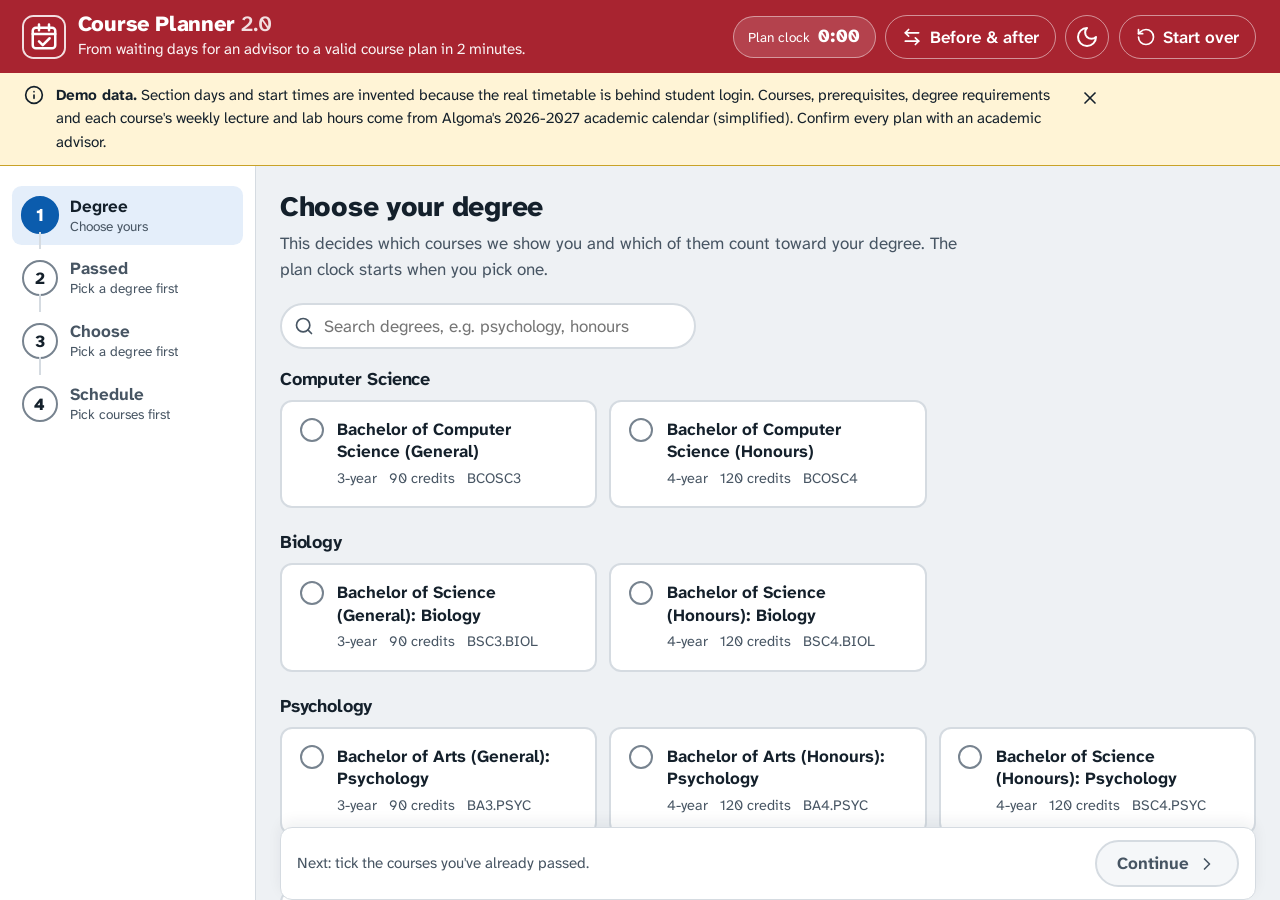
<file: index.html>
<!DOCTYPE html>
<html lang="en">
<head>
  <meta charset="UTF-8">
  <meta name="viewport" content="width=device-width, initial-scale=1">
  <!-- Security: only our own files may load or run. No inline scripts or styles, no third parties. -->
  <meta http-equiv="Content-Security-Policy" content="default-src 'none'; script-src 'self'; style-src 'self'; font-src 'self'; img-src 'self' data:; connect-src 'self'; base-uri 'none'; form-action 'none'">
  <meta name="referrer" content="no-referrer">
  <meta name="color-scheme" content="light dark">
  <meta name="theme-color" content="#a82430">
  <meta name="description" content="Pick your degree, tick what you've passed, and get conflict-free course schedules in minutes instead of waiting days for an advisor.">
  <title>Course Planner 2.0</title>
  <link rel="icon" href="assets/favicon.svg" type="image/svg+xml">
  <link rel="preload" href="assets/fonts/atkinson-hyperlegible-next-latin.woff2" as="font" type="font/woff2" crossorigin>
  <link rel="stylesheet" href="styles.css?v=14">
  <script src="theme-init.js?v=14"></script>
</head>
<body>
  <a class="skip-link" href="#main">Skip to main content</a>

  <div class="app">
    <header class="topbar">
      <div class="brand">
        <span class="brand-mark" aria-hidden="true"></span>
        <div>
          <h1>Course Planner <span class="version">2.0</span></h1>
          <p class="tagline">From waiting days for an advisor to a valid course plan in 2 minutes.</p>
        </div>
      </div>
      <div class="tools">
        <div class="clock" id="clock">
          <span class="clock-label" id="clock-label">Plan clock</span>
          <span class="clock-time" id="clock-time" aria-hidden="true">0:00</span>
        </div>
        <button type="button" class="ghost-btn" id="why-link"></button>
        <button type="button" class="icon-btn" id="theme-toggle" aria-label="Switch to dark mode"></button>
        <button type="button" class="ghost-btn" id="restart"></button>
      </div>
    </header>

    <div class="notice-bar" id="demo-note" role="note">
      <span class="notice-icon" id="demo-icon" aria-hidden="true"></span>
      <p><strong>Demo data.</strong> Section days and start times are invented because the real timetable is behind student login. <span class="more">Courses, prerequisites, degree requirements and each course's weekly lecture and lab hours come from Algoma's 2026-2027 academic calendar (simplified). Confirm every plan with an academic advisor.</span></p>
      <button type="button" class="icon-btn small" id="demo-dismiss" aria-label="Hide this notice"></button>
    </div>

    <nav class="steps" id="steps" aria-label="Planner steps"></nav>

    <div class="layout">
      <main id="main" tabindex="-1">
        <p class="loading" id="loading">Loading courses&hellip;</p>
        <section class="screen" id="screen-degree" hidden></section>
        <section class="screen" id="screen-passed" hidden></section>
        <section class="screen" id="screen-options" hidden></section>
        <section class="screen" id="screen-schedules" hidden></section>
        <section class="screen" id="screen-why" hidden></section>
      </main>
      <aside class="summary" id="summary" aria-label="Your plan so far" hidden></aside>
    </div>

    <footer class="site-footer">
      <p>Prototype built for ThunderHacks 2026. Not an official Algoma University service. Your choices stay in this browser and in the share link; nothing is sent anywhere.</p>
    </footer>
  </div>

  <!-- Spoken updates for screen readers, and short visible confirmations -->
  <div class="sr-only" id="status" role="status" aria-live="polite"></div>
  <div class="toasts" id="toasts" aria-live="polite"></div>

  <!-- Filled in and shown only when printing ("Bring to advisor") -->
  <div id="print-summary"></div>

  <script src="logic.js?v=14"></script>
  <script src="app.js?v=14"></script>
</body>
</html>
</file>
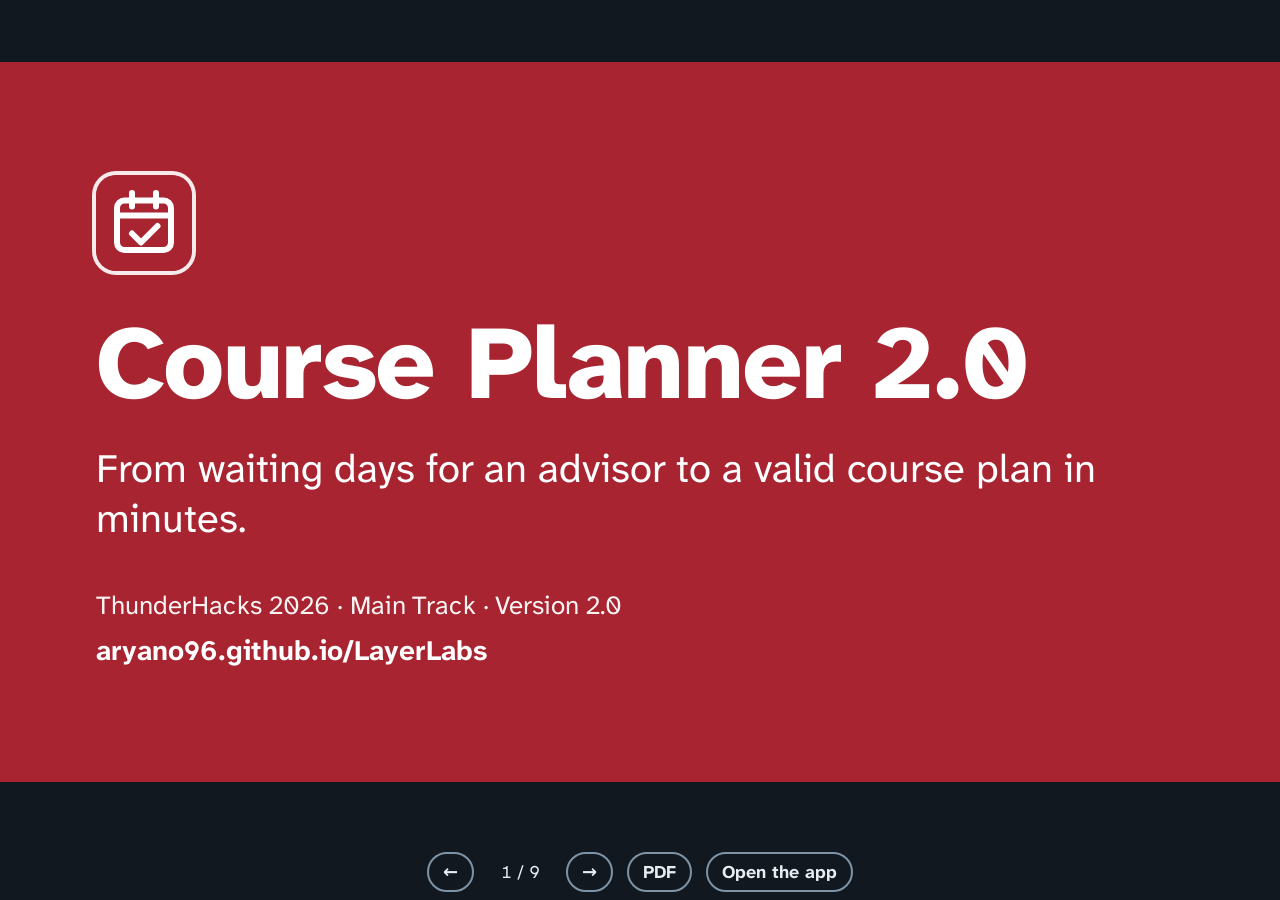
<file: presentation/index.html>
<!DOCTYPE html>
<html lang="en">
<head>
  <meta charset="UTF-8">
  <meta name="viewport" content="width=device-width, initial-scale=1">
  <meta http-equiv="Content-Security-Policy" content="default-src 'none'; script-src 'self'; style-src 'self'; font-src 'self'; img-src 'self'; base-uri 'none'; form-action 'none'">
  <meta name="referrer" content="no-referrer">
  <meta name="description" content="Course Planner 2.0: the ThunderHacks 2026 presentation. From waiting days for an advisor to a valid course plan in minutes.">
  <title>Course Planner 2.0: Presentation</title>
  <link rel="icon" href="../assets/favicon.svg" type="image/svg+xml">
  <link rel="preload" href="../assets/fonts/atkinson-hyperlegible-next-latin.woff2" as="font" type="font/woff2" crossorigin>
  <link rel="stylesheet" href="deck.css?v=1">
</head>
<body>
  <a class="skip" href="#stage">Skip to the slides</a>

  <div id="viewport">
    <main id="stage" aria-label="Presentation slides">

      <!-- 1. Title -->
      <section class="slide s-title" aria-roledescription="slide" aria-label="Slide 1 of 9: Course Planner 2.0">
        <img class="mark" src="../assets/favicon.svg" alt="" width="96" height="96">
        <h1>Course Planner 2.0</h1>
        <p class="tagline">From waiting days for an advisor to a valid course plan in minutes.</p>
        <p class="meta">ThunderHacks 2026 &middot; Main Track &middot; Version 2.0</p>
        <p class="link">aryano96.github.io/LayerLabs</p>
      </section>

      <!-- 2. Version 1.0 -->
      <section class="slide" aria-roledescription="slide" aria-label="Slide 2 of 9: Version 1.0">
        <header class="bar"><span>Course Planner 2.0</span><span>ThunderHacks 2026</span></header>
        <div class="body">
          <p class="kicker">01 &middot; Name the Version 1.0</p>
          <h2>Today: plan by hand, then email an advisor</h2>
          <p class="lead">Every Algoma student does this, every term.</p>
          <div class="flow">
            <div class="col sources">
              <div class="card"><strong>Academic calendar</strong><span>prerequisites</span></div>
              <div class="card"><strong>Degree requirements</strong><span>a different chapter</span></div>
              <div class="card"><strong>Self-Service timetable</strong><span>behind student login</span></div>
            </div>
            <div class="arrow" aria-hidden="true"></div>
            <div class="card big"><strong>The student cross-checks by hand</strong><span>Which courses can I take, and will they fit?</span></div>
            <div class="arrow" aria-hidden="true"></div>
            <div class="card big warn"><strong>Email an advisor</strong><span>and wait 2&ndash;3 business days</span></div>
          </div>
        </div>
        <footer class="num">2 / 9</footer>
      </section>

      <!-- 3. What is broken -->
      <section class="slide" aria-roledescription="slide" aria-label="Slide 3 of 9: What is broken">
        <header class="bar"><span>Course Planner 2.0</span><span>ThunderHacks 2026</span></header>
        <div class="body">
          <p class="kicker">02 &middot; Show what is broken</p>
          <h2>Four specific problems</h2>
          <div class="grid2 three">
            <div class="tile"><span class="stat">2&ndash;3</span><strong>business days</strong><p>The reply time on Algoma&rsquo;s own course-registration support page.</p></div>
            <div class="tile"><span class="stat">3</span><strong>places to check</strong><p>Prerequisites, degree rules and section times each live somewhere different.</p></div>
            <div class="tile"><span class="stat">243</span><strong>combinations</strong><p>Five courses with three sections each, checked for clashes by eye.</p></div>
            <div class="tile quote"><strong>Rules written for people, not checked for them</strong><blockquote>&ldquo;Completion of second year core program in Computer Science or permission of the Department.&rdquo; <cite>COSC 3506 Software Engineering, academic calendar</cite></blockquote></div>
          </div>
        </div>
        <footer class="num">3 / 9</footer>
      </section>

      <!-- 4. Version 2.0 -->
      <section class="slide" aria-roledescription="slide" aria-label="Slide 4 of 9: Version 2.0">
        <header class="bar"><span>Course Planner 2.0</span><span>ThunderHacks 2026</span></header>
        <div class="body">
          <p class="kicker">03 &middot; Build the Version 2.0</p>
          <h2>Four steps from degree to timetable</h2>
          <div class="steps4">
            <figure><img src="../docs/screenshots/01-choose-degree.png" alt="The degree screen: nine Algoma degrees with a search box"><figcaption><b>1</b> Choose your degree</figcaption></figure>
            <figure><img src="../docs/screenshots/02-what-have-you-passed.png" alt="The passed screen: courses by year with Required courses first"><figcaption><b>2</b> Tick what you have passed</figcaption></figure>
            <figure><img src="../docs/screenshots/03b-not-available-yet.png" alt="The choose screen: blocked courses with the missing prerequisite"><figcaption><b>3</b> See what you can take, and why not</figcaption></figure>
            <figure><img src="../docs/screenshots/04-your-timetable.png" alt="The timetable screen: a weekly grid of conflict-free options"><figcaption><b>4</b> Get clash-free timetables</figcaption></figure>
          </div>
          <p class="foot">9 degrees &middot; 307 courses &middot; real prerequisites from the 2026&ndash;2027 academic calendar</p>
        </div>
        <footer class="num">4 / 9</footer>
      </section>

      <!-- 5. Live demo -->
      <section class="slide" aria-roledescription="slide" aria-label="Slide 5 of 9: Live demo">
        <header class="bar"><span>Course Planner 2.0</span><span>ThunderHacks 2026</span></header>
        <div class="body split">
          <div>
            <p class="kicker">Live demo</p>
            <h2>One student, one term</h2>
            <ol class="demo">
              <li>Pick <b>Computer Science (Honours)</b></li>
              <li>Tick the 8 courses already passed</li>
              <li>See Required courses first</li>
              <li><b>COSC 3106</b> is &ldquo;1 step away&rdquo;: it needs MATH 2056</li>
              <li>Pick 4 courses: <b>41</b> clash-free timetables</li>
              <li>Filter early mornings, late days, Fridays</li>
            </ol>
          </div>
          <img class="shot" src="../docs/screenshots/04-your-timetable.png" alt="The timetable screen showing a conflict-free weekly grid and the plan panel">
        </div>
        <footer class="num">5 / 9</footer>
      </section>

      <!-- 6. Proof -->
      <section class="slide" aria-roledescription="slide" aria-label="Slide 6 of 9: Proof it is better">
        <header class="bar"><span>Course Planner 2.0</span><span>ThunderHacks 2026</span></header>
        <div class="body">
          <p class="kicker">04 &middot; Prove it is better</p>
          <h2>Before and after</h2>
          <table class="proof">
            <thead><tr><th scope="col"></th><th scope="col">Today (Version 1.0)</th><th scope="col">Course Planner 2.0</th></tr></thead>
            <tbody>
              <tr><th scope="row">Time</th><td>2&ndash;3 business days for a reply</td><td class="good">Minutes, measured by an on-screen plan clock</td></tr>
              <tr><th scope="row">Steps</th><td>8 manual steps</td><td class="good">4 steps</td></tr>
              <tr><th scope="row">Errors</th><td>Mistakes found by the advisor, days later</td><td class="good">No ineligible picks, no clashes: both covered by automated tests</td></tr>
              <tr><th scope="row">Access</th><td>Calendar PDFs and a login portal</td><td class="good">Any device, keyboard only, screen-reader table, light and dark</td></tr>
            </tbody>
          </table>
          <p class="foot">The 8 steps are the team&rsquo;s walkthrough of today&rsquo;s process.</p>
        </div>
        <footer class="num">6 / 9</footer>
      </section>

      <!-- 7. Advisor sheet -->
      <section class="slide" aria-roledescription="slide" aria-label="Slide 7 of 9: A sheet for the advisor">
        <header class="bar"><span>Course Planner 2.0</span><span>ThunderHacks 2026</span></header>
        <div class="body split sheet">
          <div>
            <p class="kicker">The advisor&rsquo;s side</p>
            <h2>A confirmed plan, not a blank page</h2>
            <ul class="ticks">
              <li>Progress in credits and required courses</li>
              <li>The planned courses and weekly timetable</li>
              <li>What is still required</li>
              <li>The student&rsquo;s own questions</li>
            </ul>
            <p class="lead">The advisor confirms a plan instead of building one.</p>
          </div>
          <img class="shot wide" src="../docs/screenshots/09-advisor-sheet.png" alt="The printed advisor sheet, two pages: plan and timetable, then courses passed, courses still required and questions">
        </div>
        <footer class="num">7 / 9</footer>
      </section>

      <!-- 8. Bonus -->
      <section class="slide" aria-roledescription="slide" aria-label="Slide 8 of 9: Real data, built to last">
        <header class="bar"><span>Course Planner 2.0</span><span>ThunderHacks 2026</span></header>
        <div class="body">
          <p class="kicker">Real data &middot; accessible &middot; ready to switch</p>
          <h2>Built to be used after the weekend</h2>
          <div class="grid2 small">
            <div class="tile"><strong>Real data</strong><p>Courses, prerequisites, credits and degree rules come from the 2026&ndash;2027 calendar. Only section days and start times are invented, and every screen says so.</p></div>
            <div class="tile"><strong>Accessible</strong><p>Keyboard only, visible focus, a high-legibility typeface, strong contrast, and a text table beside the timetable for screen readers.</p></div>
            <div class="tile"><strong>Trustworthy</strong><p>46 automated rule tests and over 100 browser checks. No server, no accounts, nothing leaves the browser.</p></div>
            <div class="tile"><strong>Ready to switch</strong><p>Students open a link. The registrar updates two data files each term. Another school swaps those files and it works unchanged.</p></div>
          </div>
        </div>
        <footer class="num">8 / 9</footer>
      </section>

      <!-- 9. Close -->
      <section class="slide s-title s-close" aria-roledescription="slide" aria-label="Slide 9 of 9: Thank you">
        <h1>A wait of days, reduced to minutes.</h1>
        <p class="tagline">Try it, and read the code.</p>
        <p class="link">Live app &nbsp; aryano96.github.io/LayerLabs</p>
        <p class="link">Code &nbsp; github.com/aryano96/LayerLabs</p>
        <p class="meta">Thank you &middot; Questions welcome</p>
      </section>
    </main>
  </div>

  <nav id="controls" aria-label="Slide controls">
    <button type="button" id="prev" aria-label="Previous slide">&larr;</button>
    <span id="counter" aria-hidden="true">1 / 9</span>
    <button type="button" id="next" aria-label="Next slide">&rarr;</button>
    <a id="pdf" href="Course-Planner-2.0-slides.pdf">PDF</a>
    <a id="app" href="../">Open the app</a>
  </nav>
  <div id="live" class="sr" role="status" aria-live="polite"></div>
  <script src="deck.js?v=1"></script>
</body>
</html>
</file>
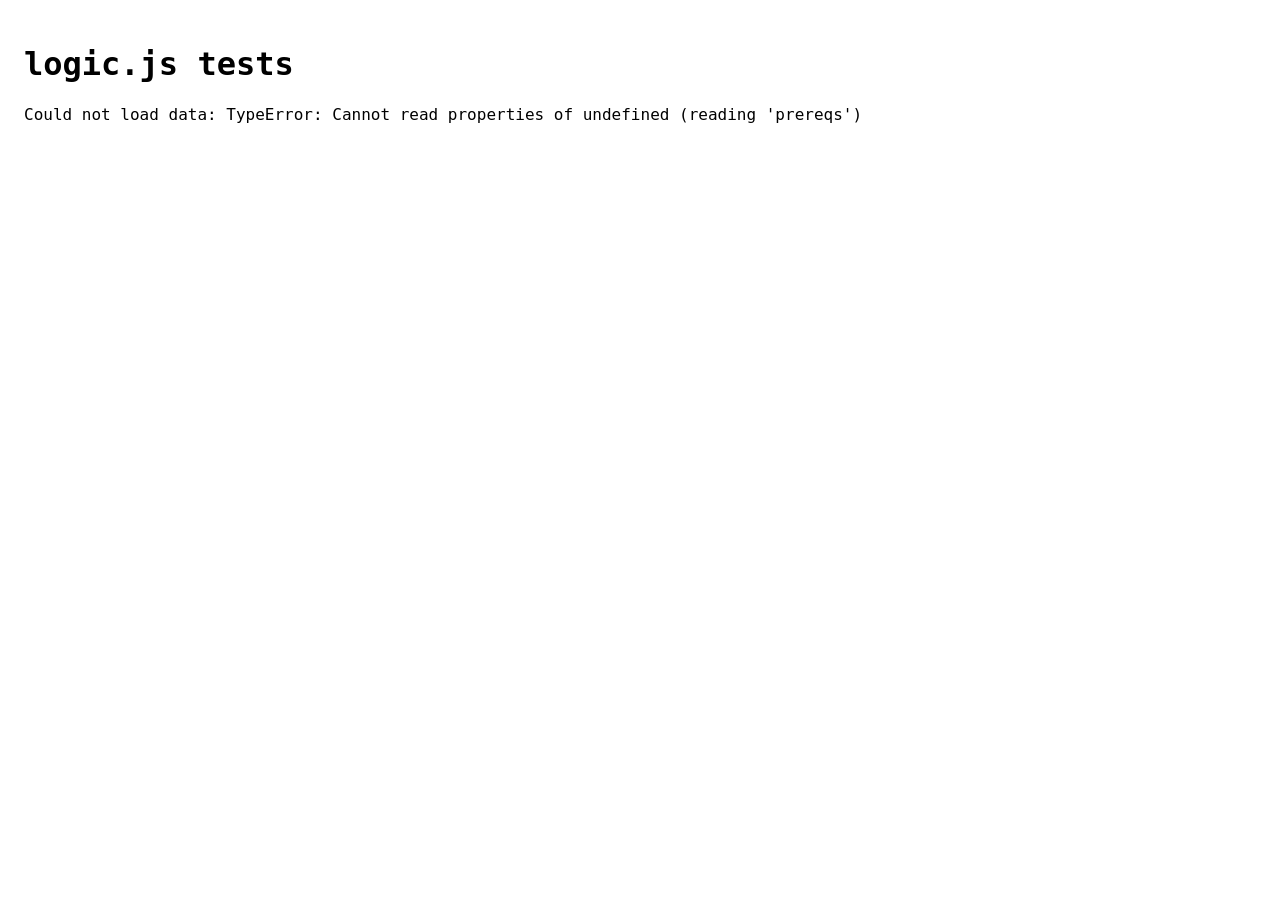
<file: tests.html>
<!DOCTYPE html>
<html lang="en">
<head>
  <meta charset="UTF-8">
  <title>Course Planner tests</title>
  <style>body{font-family:monospace;font-size:16px;padding:1rem}.fail{color:#b00020;font-weight:bold}.pass{color:#1b5e20}</style>
</head>
<body>
  <h1>logic.js tests</h1>
  <pre id="out">Running...</pre>
  <script src="logic.js"></script>
  <script src="tests.js"></script>
  <script>
    // Load the real course data, then run every check and show the results.
    Promise.all([fetch("data/courses.json"), fetch("data/programs.json")])
      .then((responses) => Promise.all(responses.map((r) => r.json())))
      .then(([courses, programs]) => {
        const lines = [];
        const result = runTests(window.CourseLogic, courses, programs, (line) => lines.push(line));
        const out = document.getElementById("out");
        out.innerHTML = "";
        lines.forEach((line) => {
          const span = document.createElement("div");
          span.className = line.startsWith("FAIL") ? "fail" : "pass";
          span.textContent = line;
          out.appendChild(span);
        });
        const sum = document.createElement("div");
        sum.textContent = `\n${result.passed} passed, ${result.failed} failed`;
        out.appendChild(sum);
      })
      .catch((e) => { document.getElementById("out").textContent = "Could not load data: " + e; });
  </script>
</body>
</html>
</file>
<file: styles.css>
/* Course Planner 2.0
   Palette: Lake Ink (text), Algoma Red (top bar), Shoreline Blue (actions), Birch Grey (page),
   Pine (required), Dusk Indigo (elective). One family: Atkinson Hyperlegible Next, designed for legibility.
   Motion answers an action (toggle, open, confirm); the one decorative moment is the timetable settling in. */

@font-face {
  font-family: "Atkinson Hyperlegible Next";
  src: url("assets/fonts/atkinson-hyperlegible-next-latin.woff2") format("woff2");
  font-weight: 400 800;
  font-style: normal;
  font-display: swap;
}

:root {
  --bar: #a82430;
  --bar-text: #ffffff;
  --page: #eef1f4;
  --surface: #ffffff;
  --surface-2: #f5f7f9;
  --text: #14202b;
  --muted: #475563;
  --line: #d5dbe1;
  --line-strong: #77838f;
  --action: #0b5cad;
  --action-hover: #084a8d;
  --action-soft: #e4eefa;
  --on-action: #ffffff;
  --focus: #b45309;
  --danger: #a3241c;
  --warn-bg: #fff4d6;
  --warn-line: #c9a227;
  --required-bg: #dcf0e3;  --required-fg: #0c5a2f;
  --elective-bg: #e5e7fb;  --elective-fg: #2f3490;
  --none-bg: #e9ecef;      --none-fg: #34404b;
  --shadow: 0 6px 18px rgba(20, 32, 43, 0.14);
  --c0-bg: #d3e5fb; --c0-bd: #2a63a8; --c0-fg: #0d2a4a;
  --c1-bg: #d6f0dd; --c1-bd: #2a7a46; --c1-fg: #0c3a1f;
  --c2-bg: #fde3bd; --c2-bd: #a8650d; --c2-fg: #4a2c05;
  --c3-bg: #f6d3ef; --c3-bd: #94318a; --c3-fg: #4a1245;
  --c4-bg: #cfeeee; --c4-bd: #1f7a7a; --c4-fg: #0a3939;
  --c5-bg: #e3e6ea; --c5-bd: #566472; --c5-fg: #1c252d;
  --rail-w: 16rem;
  --radius: 0.75rem;
  --ease: cubic-bezier(0.2, 0.7, 0.2, 1);
  color-scheme: light;
}

:root[data-theme="dark"] {
  --bar: #7e1b24;
  --page: #0e141a;
  --surface: #17202a;
  --surface-2: #1d2833;
  --text: #e7ecf1;
  --muted: #aab7c4;
  --line: #2c3a48;
  --line-strong: #8396a8;
  --action: #7cb7ff;
  --action-hover: #a3cdff;
  --action-soft: #1b2e44;
  --on-action: #0b1722;
  --focus: #ffb454;
  --danger: #ff8a80;
  --warn-bg: #3a3014;
  --warn-line: #8a7320;
  --required-bg: #12392a;  --required-fg: #92e3b3;
  --elective-bg: #23264f;  --elective-fg: #b9bdff;
  --none-bg: #28313a;      --none-fg: #c5cfd8;
  --shadow: 0 6px 18px rgba(0, 0, 0, 0.5);
  --c0-bg: #17365c; --c0-bd: #6aa6ec; --c0-fg: #dcecff;
  --c1-bg: #153d27; --c1-bd: #5fc080; --c1-fg: #d7f5e0;
  --c2-bg: #4a3207; --c2-bd: #e6a24a; --c2-fg: #ffe9c7;
  --c3-bg: #4a1b44; --c3-bd: #e384d8; --c3-fg: #ffdcf9;
  --c4-bg: #0f3d3d; --c4-bd: #55c2c2; --c4-fg: #d3f6f6;
  --c5-bg: #2d3640; --c5-bd: #93a3b3; --c5-fg: #e6ebf0;
  color-scheme: dark;
}

@media (prefers-color-scheme: dark) {
  :root:not([data-theme="light"]) {
    --bar: #7e1b24;
    --page: #0e141a;
    --surface: #17202a;
    --surface-2: #1d2833;
    --text: #e7ecf1;
    --muted: #aab7c4;
    --line: #2c3a48;
    --line-strong: #8396a8;
    --action: #7cb7ff;
    --action-hover: #a3cdff;
    --action-soft: #1b2e44;
    --on-action: #0b1722;
    --focus: #ffb454;
    --danger: #ff8a80;
    --warn-bg: #3a3014;
    --warn-line: #8a7320;
    --required-bg: #12392a;  --required-fg: #92e3b3;
    --elective-bg: #23264f;  --elective-fg: #b9bdff;
    --none-bg: #28313a;      --none-fg: #c5cfd8;
    --shadow: 0 6px 18px rgba(0, 0, 0, 0.5);
    --c0-bg: #17365c; --c0-bd: #6aa6ec; --c0-fg: #dcecff;
    --c1-bg: #153d27; --c1-bd: #5fc080; --c1-fg: #d7f5e0;
    --c2-bg: #4a3207; --c2-bd: #e6a24a; --c2-fg: #ffe9c7;
    --c3-bg: #4a1b44; --c3-bd: #e384d8; --c3-fg: #ffdcf9;
    --c4-bg: #0f3d3d; --c4-bd: #55c2c2; --c4-fg: #d3f6f6;
    --c5-bg: #2d3640; --c5-bd: #93a3b3; --c5-fg: #e6ebf0;
    color-scheme: dark;
  }
}

*, *::before, *::after { box-sizing: border-box; }
[hidden] { display: none !important; }

html { -webkit-text-size-adjust: 100%; }
body {
  margin: 0;
  font-family: "Atkinson Hyperlegible Next", system-ui, -apple-system, "Segoe UI", sans-serif;
  font-size: 1.0625rem;           /* 17px */
  line-height: 1.55;
  color: var(--text);
  background: var(--page);
  transition: background-color 0.2s var(--ease), color 0.2s var(--ease);
}

h1, h2, h3, h4 { line-height: 1.2; margin: 0; letter-spacing: -0.01em; }
h2 { font-size: 1.75rem; font-weight: 800; }
h3 { font-size: 1.125rem; font-weight: 700; }
p { margin: 0; }
.muted { color: var(--muted); }
.lead { color: var(--muted); max-width: 62ch; margin-top: 0.4rem; }
.num-tabular { font-variant-numeric: tabular-nums; }

.sr-only {
  position: absolute; width: 1px; height: 1px; margin: -1px; padding: 0; overflow: hidden;
  clip: rect(0, 0, 0, 0); white-space: nowrap; border: 0;
}

:focus-visible { outline: 3px solid var(--focus); outline-offset: 2px; border-radius: 4px; }
.topbar :focus-visible, .steps :focus-visible { outline-color: #fff; }
main:focus { outline: none; }
h2:focus { outline: none; }

.skip-link {
  position: absolute; left: -999px; top: 0; z-index: 50; padding: 0.6rem 1rem;
  background: var(--action); color: var(--on-action); border-radius: 0 0 0.5rem 0;
}
.skip-link:focus { left: 0; }

/* ---------- frame ---------- */
.app {
  display: grid;
  grid-template-columns: var(--rail-w) minmax(0, 1fr);
  grid-template-rows: auto auto 1fr auto;
  grid-template-areas: "top top" "note note" "steps layout" "steps foot";
  min-height: 100vh;
}
.topbar { grid-area: top; }
.notice-bar { grid-area: note; }
.steps { grid-area: steps; }
.layout { grid-area: layout; }
.site-footer { grid-area: foot; }

.topbar {
  display: flex; align-items: center; justify-content: space-between; gap: 1rem; flex-wrap: wrap;
  padding: 0.75rem 1.5rem; background: var(--bar); color: var(--bar-text);
}
.brand { display: flex; align-items: center; gap: 0.85rem; }
.brand-mark {
  width: 2.5rem; height: 2.5rem; border-radius: 0.6rem; flex: none;
  background: url("assets/favicon.svg") center / cover; box-shadow: 0 0 0 2px rgba(255, 255, 255, 0.85);
}
.topbar h1 { font-size: 1.35rem; font-weight: 800; }
.version { font-weight: 600; opacity: 0.85; }
.tagline { font-size: 0.95rem; opacity: 0.95; }
.tools { display: flex; align-items: center; gap: 0.6rem; }

.clock {
  display: flex; align-items: baseline; gap: 0.5rem; padding: 0.35rem 0.9rem; border-radius: 999px;
  background: rgba(255, 255, 255, 0.14); border: 1px solid rgba(255, 255, 255, 0.45);
}
.clock-label { font-size: 0.85rem; }
.clock-time { font-size: 1.15rem; font-weight: 800; font-variant-numeric: tabular-nums; min-width: 2.6rem; text-align: right; }
.clock.is-done { background: #fff; color: #0c5a2f; border-color: #fff; }

.icon-btn, .ghost-btn {
  display: inline-flex; align-items: center; justify-content: center; gap: 0.45rem; min-height: 2.75rem;
  color: inherit; background: transparent; border: 1px solid rgba(255, 255, 255, 0.5); border-radius: 999px;
  font: inherit; font-weight: 600; cursor: pointer;
  transition: background-color 0.15s var(--ease), transform 0.12s var(--ease);
}
.icon-btn { width: 2.75rem; padding: 0; }
.ghost-btn { padding: 0 1rem; }
.icon-btn:hover, .ghost-btn:hover { background: rgba(255, 255, 255, 0.18); }
.icon-btn:active, .ghost-btn:active { transform: scale(0.96); }
.icon-btn.small { width: 2.75rem; min-height: 2.75rem; border: 0; margin: -0.5rem -0.5rem -0.5rem 0; }

.notice-bar {
  display: flex; align-items: flex-start; gap: 0.75rem; padding: 0.65rem 1.5rem; font-size: 0.95rem;
  background: var(--warn-bg); border-bottom: 1px solid var(--warn-line); color: var(--text);
}
.notice-bar p { flex: 1; max-width: 100ch; }
.notice-icon { flex: none; margin-top: 0.1rem; color: var(--text); }
.notice-bar .icon-btn { color: var(--text); }
.notice-bar .icon-btn:hover { background: rgba(0, 0, 0, 0.08); }

.icon { width: 1.25rem; height: 1.25rem; flex: none; }
.icon.lg { width: 1.5rem; height: 1.5rem; }

/* ---------- steps (rail on desktop, tab bar on phones) ---------- */
.steps {
  background: var(--surface); border-right: 1px solid var(--line); padding: 1.25rem 0.75rem;
  display: flex; flex-direction: column; gap: 0.25rem; align-self: stretch;
}
.step {
  position: relative; display: grid; grid-template-columns: 2.25rem 1fr; gap: 0.75rem; align-items: center;
  width: 100%; padding: 0.6rem 0.6rem; text-align: left; font: inherit; color: var(--text);
  background: transparent; border: 0; border-radius: 0.6rem; cursor: pointer;
  transition: background-color 0.15s var(--ease);
}
.step:not(:last-child)::after {
  content: ""; position: absolute; left: calc(0.6rem + 1.125rem - 1px); top: calc(0.6rem + 2.25rem); height: 1.1rem; width: 2px;
  background: var(--line);
}
.step:hover:not(:disabled) { background: var(--surface-2); }
.step:disabled { cursor: not-allowed; color: var(--muted); }
.step-dot {
  display: grid; place-items: center; width: 2.25rem; height: 2.25rem; border-radius: 50%;
  border: 2px solid var(--line-strong); font-weight: 800; background: var(--surface); color: var(--text);
  transition: background-color 0.2s var(--ease), border-color 0.2s var(--ease), color 0.2s var(--ease), transform 0.2s var(--ease);
}
.step.is-current { background: var(--action-soft); }
.step.is-current .step-dot { background: var(--action); border-color: var(--action); color: var(--on-action); transform: scale(1.06); }
.step.is-done .step-dot { background: var(--required-bg); border-color: var(--required-fg); color: var(--required-fg); }
.step-title { display: block; font-weight: 700; line-height: 1.2; }
.step-sub { display: block; font-size: 0.85rem; color: var(--muted); line-height: 1.3; margin-top: 0.1rem; }

/* ---------- main layout ---------- */
.layout { display: grid; grid-template-columns: minmax(0, 1fr); gap: 1.5rem; padding: 1.5rem; align-items: start; }
@media (min-width: 1180px) { .layout { grid-template-columns: minmax(0, 1fr) 19.5rem; } }

main { min-width: 0; }
.screen { animation: screen-in 0.24s var(--ease) both; }
.screen > * + * { margin-top: 1.25rem; }
.screen-head { display: flex; flex-wrap: wrap; align-items: flex-end; justify-content: space-between; gap: 0.75rem; }
.loading { color: var(--muted); }

.panel { background: var(--surface); border: 1px solid var(--line); border-radius: var(--radius); }
.panel-pad { padding: 1rem 1.25rem; }

/* ---------- buttons ---------- */
button, .btn { font: inherit; }
.btn {
  display: inline-flex; align-items: center; justify-content: center; gap: 0.5rem; min-height: 2.75rem; padding: 0.5rem 1.25rem;
  color: var(--action); background: var(--surface); border: 2px solid var(--action); border-radius: 999px;
  font-weight: 700; cursor: pointer;
  transition: background-color 0.15s var(--ease), color 0.15s var(--ease), box-shadow 0.15s var(--ease), transform 0.12s var(--ease);
}
.btn:hover:not(:disabled) { background: var(--action-soft); box-shadow: var(--shadow); transform: translateY(-1px); }
.btn:active:not(:disabled) { transform: translateY(0) scale(0.98); box-shadow: none; }
.btn.primary { background: var(--action); color: var(--on-action); }
.btn.primary:hover:not(:disabled) { background: var(--action-hover); }
.btn:disabled { cursor: not-allowed; color: var(--muted); border-color: var(--line); background: var(--surface-2); box-shadow: none; transform: none; }
.btn.quiet { border-color: transparent; background: transparent; }
.btn.quiet:hover:not(:disabled) { background: var(--action-soft); box-shadow: none; }

.actions { display: flex; flex-wrap: wrap; align-items: center; gap: 0.75rem; }
.actionbar {
  position: sticky; bottom: 0; z-index: 5; display: flex; flex-wrap: wrap; gap: 0.75rem; align-items: center; justify-content: space-between;
  padding: 0.75rem 1rem; margin-top: 1.5rem; background: var(--surface); border: 1px solid var(--line); border-radius: var(--radius);
  box-shadow: 0 -6px 14px rgba(20, 32, 43, 0.06);
}
.actionbar .hint { color: var(--muted); font-size: 0.95rem; }

/* ---------- custom checkbox / radio ---------- */
input[type="checkbox"], input[type="radio"] {
  appearance: none; -webkit-appearance: none; flex: none; display: grid; place-content: center;
  width: 1.5rem; height: 1.5rem; margin: 0; background: var(--surface); border: 2px solid var(--line-strong);
  transition: background-color 0.15s var(--ease), border-color 0.15s var(--ease), transform 0.12s var(--ease);
}
input[type="checkbox"] { border-radius: 0.4rem; }
input[type="radio"] { border-radius: 50%; }
input[type="checkbox"]::after {
  content: ""; width: 0.8rem; height: 0.8rem; background: var(--on-action); transform: scale(0);
  clip-path: polygon(14% 52%, 0 66%, 38% 100%, 100% 22%, 86% 8%, 38% 72%);
  transition: transform 0.16s var(--ease);
}
input[type="radio"]::after { content: ""; width: 0.65rem; height: 0.65rem; border-radius: 50%; background: var(--on-action); transform: scale(0); transition: transform 0.16s var(--ease); }
input:checked { background: var(--action); border-color: var(--action); }
input:checked::after { transform: scale(1); }
input:disabled { opacity: 0.45; cursor: not-allowed; }
input:active:not(:disabled) { transform: scale(0.9); }

/* ---------- degree choice ---------- */
.areas { display: grid; gap: 1.5rem; }
.area h3 { margin-bottom: 0.6rem; }
.choice-grid { display: grid; gap: 0.75rem; grid-template-columns: repeat(auto-fill, minmax(17rem, 1fr)); }
.choice {
  position: relative; display: flex; gap: 0.85rem; align-items: flex-start; padding: 1rem 1.1rem;
  background: var(--surface); border: 2px solid var(--line); border-radius: var(--radius); cursor: pointer;
  transition: border-color 0.15s var(--ease), box-shadow 0.18s var(--ease), transform 0.15s var(--ease), background-color 0.15s var(--ease);
}
.choice:hover { border-color: var(--action); box-shadow: var(--shadow); transform: translateY(-2px); }
.choice:has(input:checked) { border-color: var(--action); background: var(--action-soft); }
.choice:has(input:focus-visible) { outline: 3px solid var(--focus); outline-offset: 2px; }
.choice-name { font-weight: 700; line-height: 1.3; }
.choice-meta { display: flex; flex-wrap: wrap; gap: 0.35rem 0.75rem; margin-top: 0.35rem; font-size: 0.9rem; color: var(--muted); }

/* ---------- toolbar, search, segmented ---------- */
.toolbar { display: flex; flex-wrap: wrap; gap: 0.75rem; align-items: center; }
.search { position: relative; flex: 1 1 15rem; max-width: 26rem; }
.search .icon { position: absolute; left: 0.85rem; top: 50%; transform: translateY(-50%); color: var(--muted); pointer-events: none; }
.search input {
  width: 100%; min-height: 2.75rem; padding: 0.5rem 2.75rem 0.5rem 2.6rem; font: inherit; color: var(--text);
  background: var(--surface); border: 2px solid var(--line); border-radius: 999px;
  transition: border-color 0.15s var(--ease), box-shadow 0.15s var(--ease);
}
.search input:hover { border-color: var(--line-strong); }
.search input:focus { outline: none; border-color: var(--action); box-shadow: 0 0 0 3px var(--action-soft); }
.search input:focus-visible { outline: 3px solid var(--focus); outline-offset: 2px; }
.search .clear { position: absolute; right: 0.15rem; top: 50%; transform: translateY(-50%); width: 2.5rem; height: 2.5rem; color: var(--muted); border: 0; }

.segmented { display: inline-flex; padding: 0.2rem; background: var(--surface-2); border: 1px solid var(--line); border-radius: 999px; }
.segmented button {
  min-height: 2.4rem; padding: 0 0.9rem; font: inherit; font-weight: 600; color: var(--muted); background: transparent; border: 0; border-radius: 999px; cursor: pointer;
  transition: background-color 0.15s var(--ease), color 0.15s var(--ease);
}
.segmented button:hover { color: var(--text); }
.segmented button[aria-pressed="true"] { background: var(--action); color: var(--on-action); }

.counter { color: var(--muted); font-size: 0.95rem; }

/* ---------- course rows ---------- */
.year { background: var(--surface); border: 1px solid var(--line); border-radius: var(--radius); overflow: hidden; }
.year + .year { margin-top: 0.75rem; }
.year summary {
  display: flex; align-items: center; gap: 0.75rem; padding: 0.8rem 1.1rem; font-weight: 700; cursor: pointer; list-style: none; min-height: 3rem;
  transition: background-color 0.15s var(--ease);
}
.year summary::-webkit-details-marker { display: none; }
.year summary:hover { background: var(--surface-2); }
.year summary .chev { margin-left: auto; transition: transform 0.2s var(--ease); }
.year[open] summary .chev { transform: rotate(90deg); }
.year summary .count { font-weight: 400; color: var(--muted); }
.rows { list-style: none; margin: 0; padding: 0; border-top: 1px solid var(--line); }
.rows li + li { border-top: 1px solid var(--line); }
.row {
  display: flex; gap: 0.9rem; align-items: flex-start; padding: 0.75rem 1.1rem; min-height: 3.25rem; cursor: pointer;
  transition: background-color 0.12s var(--ease);
}
.row:hover { background: var(--surface-2); }
.row:has(input:checked) { background: var(--action-soft); }
.row:has(input:disabled) { cursor: not-allowed; }
.row-body { flex: 1; min-width: 0; }
.row-code { font-weight: 800; margin-right: 0.35rem; }
.row-meta { display: flex; flex-wrap: wrap; gap: 0.25rem 0.6rem; align-items: center; margin-top: 0.2rem; font-size: 0.9rem; color: var(--muted); }
.row-note { font-size: 0.9rem; color: var(--muted); margin-top: 0.2rem; }
.row .tag { margin-left: auto; align-self: flex-start; }

.tag { display: inline-block; padding: 0.05rem 0.6rem; border-radius: 999px; font-size: 0.85rem; font-weight: 700; white-space: nowrap; }
.tag-required { background: var(--required-bg); color: var(--required-fg); }
.tag-elective { background: var(--elective-bg); color: var(--elective-fg); }
.tag-none { background: var(--none-bg); color: var(--none-fg); }

.blocked-list { list-style: none; margin: 0; padding: 0; }
.blocked-list li { padding: 0.8rem 1.1rem; }
.blocked-list li + li { border-top: 1px solid var(--line); }
.reason { display: flex; gap: 0.5rem; align-items: flex-start; margin-top: 0.3rem; color: var(--muted); font-size: 0.95rem; }
.reason .icon { margin-top: 0.15rem; }
.steps-away { margin-left: 0.5rem; font-size: 0.85rem; font-weight: 700; color: var(--required-fg); background: var(--required-bg); border-radius: 999px; padding: 0 0.55rem; }

.empty { padding: 2rem 1.25rem; text-align: center; color: var(--muted); border: 2px dashed var(--line); border-radius: var(--radius); }
.empty strong { display: block; color: var(--text); margin-bottom: 0.25rem; }

/* ---------- meters ---------- */
.meter-label { display: flex; justify-content: space-between; gap: 0.75rem; font-size: 0.95rem; margin-bottom: 0.35rem; }
.meter-label strong { font-variant-numeric: tabular-nums; }
.meter-bar { height: 0.7rem; background: var(--line); border-radius: 999px; overflow: hidden; }
.meter-fill { height: 100%; width: 100%; background: var(--action); border-radius: 999px; transform-origin: left center; transform: scaleX(0); transition: transform 0.5s var(--ease); }
.meter-fill.green { background: var(--required-fg); }
.dots { display: inline-flex; gap: 0.3rem; vertical-align: middle; }
.dots span { width: 0.7rem; height: 0.7rem; border-radius: 50%; border: 2px solid var(--line-strong); transition: background-color 0.2s var(--ease), border-color 0.2s var(--ease), transform 0.2s var(--ease); }
.dots span.on { background: var(--action); border-color: var(--action); transform: scale(1.15); }

/* ---------- summary aside ---------- */
.summary { position: sticky; top: 1rem; display: grid; gap: 1rem; padding: 1.1rem 1.2rem; background: var(--surface); border: 1px solid var(--line); border-radius: var(--radius); }
.summary h2 { font-size: 1.15rem; }
.summary .degree { font-weight: 700; line-height: 1.3; }
.summary .code { color: var(--muted); font-size: 0.9rem; }
.pick-list { list-style: none; margin: 0; padding: 0; display: grid; gap: 0.25rem; }
.pick-list li { display: flex; align-items: center; gap: 0.5rem; padding: 0.25rem 0.25rem 0.25rem 0.6rem; background: var(--surface-2); border-radius: 0.5rem; animation: pop-in 0.2s var(--ease) both; }
.pick-list .pick-text { flex: 1; min-width: 0; font-size: 0.95rem; }
.pick-list .pick-text b { margin-right: 0.3rem; }
.pick-list button { width: 2.25rem; height: 2.25rem; display: grid; place-items: center; color: var(--muted); background: transparent; border: 0; border-radius: 50%; cursor: pointer; transition: background-color 0.15s var(--ease), color 0.15s var(--ease); }
.pick-list button:hover { background: var(--line); color: var(--text); }
@media (max-width: 1179px) { .summary { display: none; } }

/* ---------- schedules ---------- */
.switches { display: flex; flex-wrap: wrap; gap: 0.6rem; }
.switch {
  display: inline-flex; align-items: center; gap: 0.6rem; min-height: 2.75rem; padding: 0.3rem 1rem 0.3rem 0.45rem; cursor: pointer; user-select: none;
  background: var(--surface); border: 2px solid var(--line); border-radius: 999px; font-weight: 600;
  transition: border-color 0.15s var(--ease), background-color 0.15s var(--ease);
}
.switch:hover { border-color: var(--action); }
.switch:has(input:checked) { border-color: var(--action); background: var(--action-soft); }
.switch input { appearance: none; -webkit-appearance: none; width: 2.6rem; height: 1.5rem; padding: 0; border-radius: 999px; display: block; position: relative; background: var(--line); border: 0; }
.switch input::after { content: ""; position: absolute; top: 0.2rem; left: 0.2rem; width: 1.1rem; height: 1.1rem; border-radius: 50%; background: var(--surface); clip-path: none; transform: none; transition: transform 0.18s var(--ease); }
.switch input:checked { background: var(--action); }
.switch input:checked::after { transform: translateX(1.1rem); background: var(--on-action); }
.switch:has(input:focus-visible) { outline: 3px solid var(--focus); outline-offset: 2px; }

.pager { display: flex; align-items: center; gap: 0.5rem; }
.pager strong { min-width: 8.5rem; text-align: center; font-variant-numeric: tabular-nums; }
.pager .btn { width: 2.75rem; padding: 0; }

.grid-wrap { overflow-x: auto; background: var(--surface); border: 1px solid var(--line); border-radius: var(--radius); }
.grid { display: grid; grid-template-columns: 3.5rem repeat(5, minmax(6rem, 1fr)); min-width: 38rem; }
.grid-head { font-weight: 700; text-align: center; padding: 0.5rem 0.25rem; background: var(--surface-2); border-bottom: 1px solid var(--line); }
.grid-time { font-size: 0.85rem; color: var(--muted); border-top: 1px solid var(--line); padding: 0 0.35rem; }
.grid-col { border-top: 1px solid var(--line); border-left: 1px solid var(--line); }
.block {
  margin: 1px 3px; padding: 0.2rem 0.45rem; overflow: hidden; border: 2px solid; border-radius: 0.45rem; font-size: 0.85rem; line-height: 1.25;
  animation: block-in 0.34s var(--ease) both;
}
.block b { display: block; }
.block span { font-size: 0.8rem; }
.c0 { background: var(--c0-bg); border-color: var(--c0-bd); color: var(--c0-fg); }
.c1 { background: var(--c1-bg); border-color: var(--c1-bd); color: var(--c1-fg); }
.c2 { background: var(--c2-bg); border-color: var(--c2-bd); color: var(--c2-fg); }
.c3 { background: var(--c3-bg); border-color: var(--c3-bd); color: var(--c3-fg); }
.c4 { background: var(--c4-bg); border-color: var(--c4-bd); color: var(--c4-fg); }
.c5 { background: var(--c5-bg); border-color: var(--c5-bd); color: var(--c5-fg); }

.plan-table { width: 100%; border-collapse: collapse; }
.plan-table th, .plan-table td { text-align: left; padding: 0.65rem 1rem; border-top: 1px solid var(--line); vertical-align: top; }
.plan-table thead th { border-top: 0; color: var(--muted); font-size: 0.9rem; font-weight: 600; background: var(--surface-2); }
.plan-table .swatch { display: inline-block; width: 0.8rem; height: 0.8rem; border-radius: 0.2rem; margin-right: 0.5rem; border: 2px solid; vertical-align: -0.05rem; }

.compare { display: grid; grid-template-columns: 1fr 1fr; gap: 1rem; }
.compare-col { padding: 1.1rem 1.25rem; border-radius: var(--radius); border: 1px solid var(--line); }
.compare-col .kicker { font-weight: 700; color: var(--muted); }
.compare-col .big { display: block; margin-top: 0.15rem; font-size: 2.1rem; font-weight: 800; line-height: 1.15; font-variant-numeric: tabular-nums; }
.compare-col .small { margin-top: 0.3rem; color: var(--muted); font-size: 0.95rem; }
.compare-col.before { background: var(--surface-2); }
.compare-col.after { background: var(--required-bg); border-color: var(--required-fg); }
.compare-col.after .big, .compare-col.after .kicker { color: var(--required-fg); }

.notice { display: flex; gap: 0.6rem; align-items: flex-start; padding: 0.8rem 1rem; background: var(--warn-bg); border-left: 5px solid var(--warn-line); border-radius: 0.4rem; }

/* ---------- toasts ---------- */
.toasts { position: fixed; z-index: 60; left: 50%; bottom: 1.25rem; transform: translateX(-50%); display: grid; gap: 0.5rem; width: min(26rem, calc(100vw - 2rem)); pointer-events: none; }
.toast {
  display: flex; align-items: center; gap: 0.6rem; padding: 0.7rem 1rem; color: var(--page); background: var(--text); border-radius: 0.7rem; box-shadow: var(--shadow);
  animation: toast-in 0.25s var(--ease) both; pointer-events: auto;
}
.toast.out { animation: toast-out 0.2s var(--ease) both; }
.toast button { margin-left: auto; min-height: 2rem; padding: 0 0.6rem; color: inherit; background: transparent; border: 1px solid currentColor; border-radius: 999px; font: inherit; font-weight: 700; cursor: pointer; }

.site-footer { padding: 1rem 1.5rem 1.5rem; color: var(--muted); font-size: 0.9rem; max-width: 80ch; }
#print-summary { display: none; }

/* ---------- motion ---------- */
@keyframes screen-in { from { opacity: 0; transform: translateY(8px); } to { opacity: 1; transform: none; } }
@keyframes block-in { from { opacity: 0; transform: scale(0.88); } to { opacity: 1; transform: none; } }
@keyframes pop-in { from { opacity: 0; transform: translateX(8px); } to { opacity: 1; transform: none; } }
@keyframes toast-in { from { opacity: 0; transform: translateY(12px); } to { opacity: 1; transform: none; } }
@keyframes toast-out { to { opacity: 0; transform: translateY(8px); } }

@media (prefers-reduced-motion: reduce) {
  *, *::before, *::after { animation-duration: 0.01ms !important; animation-delay: 0ms !important; transition-duration: 0.01ms !important; scroll-behavior: auto !important; }
}

/* ---------- tablets and phones ---------- */
@media (max-width: 899px) {
  .app { grid-template-columns: minmax(0, 1fr); grid-template-areas: "top" "note" "layout" "foot"; padding-bottom: 4.75rem; }
  .steps {
    position: fixed; left: 0; right: 0; bottom: 0; z-index: 30; flex-direction: row; gap: 0; padding: 0.25rem 0.25rem calc(0.25rem + env(safe-area-inset-bottom));
    border-right: 0; border-top: 1px solid var(--line); box-shadow: 0 -4px 14px rgba(20, 32, 43, 0.1);
  }
  .step { grid-template-columns: 1fr; justify-items: center; gap: 0.15rem; padding: 0.4rem 0.2rem; text-align: center; flex: 1; min-height: 3.5rem; }
  .step::after { display: none; }
  .step-dot { width: 1.9rem; height: 1.9rem; font-size: 0.95rem; }
  .step-title { font-size: 0.8rem; font-weight: 600; }
  .step-sub { display: none; }
  .topbar { padding: 0.6rem 0.9rem; }
  .tagline { display: none; }
  .clock-label { display: none; }
  .ghost-btn .btn-text { display: none; }
  .ghost-btn { width: 2.75rem; padding: 0; }
  .notice-bar { padding: 0.6rem 0.9rem; }
  .layout { padding: 1rem 0.9rem; }
  .site-footer { padding: 1rem 0.9rem 1.5rem; }
  h2 { font-size: 1.5rem; }
  .compare { grid-template-columns: 1fr; }
  .actionbar { bottom: 4.5rem; }
  .toasts { bottom: 5.25rem; }
  .row { padding: 0.75rem 0.85rem; }
  .row .tag { display: none; }
  .plan-table th, .plan-table td { padding: 0.55rem 0.7rem; }
}

/* ---------- printing "Bring to advisor" ---------- */
@page { margin: 12mm; }
@media print {
  body > *:not(#print-summary) { display: none !important; }
  body { background: #fff; }
  #print-summary {
    display: block; color: #000; background: #fff; font-size: 10.5pt; line-height: 1.4;
    -webkit-print-color-adjust: exact; print-color-adjust: exact;
    /* always print with the light palette, even if the screen is in dark mode */
    --text: #000; --muted: #444; --line: #9aa4ae; --surface: #fff; --surface-2: #f1f3f5; --page: #fff;
    --c0-bg: #d3e5fb; --c0-bd: #2a63a8; --c0-fg: #0d2a4a; --c1-bg: #d6f0dd; --c1-bd: #2a7a46; --c1-fg: #0c3a1f;
    --c2-bg: #fde3bd; --c2-bd: #a8650d; --c2-fg: #4a2c05; --c3-bg: #f6d3ef; --c3-bd: #94318a; --c3-fg: #4a1245;
    --c4-bg: #cfeeee; --c4-bd: #1f7a7a; --c4-fg: #0a3939; --c5-bg: #e3e6ea; --c5-bd: #566472; --c5-fg: #1c252d;
  }
  #print-summary h1 { font-size: 20pt; margin: 0; letter-spacing: -0.01em; }
  #print-summary h2 { font-size: 12pt; margin: 14pt 0 5pt; padding-bottom: 2pt; border-bottom: 1.5pt solid #a82430; break-after: avoid; }
  .ps-head { display: flex; justify-content: space-between; align-items: flex-end; gap: 12pt; padding-bottom: 8pt; border-bottom: 3pt solid #a82430; }
  .ps-degree { margin: 2pt 0 0; font-size: 12pt; font-weight: 700; }
  .ps-date { margin: 0; color: #444; white-space: nowrap; }
  .ps-stats { display: grid; grid-template-columns: repeat(3, 1fr); gap: 8pt; margin-top: 10pt; }
  .ps-stat { padding: 7pt 9pt; border: 1pt solid #9aa4ae; border-radius: 4pt; background: #f1f3f5; }
  .ps-stat strong { display: block; font-size: 13pt; }
  .ps-stat span { color: #444; font-size: 9pt; }
  .ps-table { width: 100%; border-collapse: collapse; break-inside: avoid; }
  .ps-table th, .ps-table td { text-align: left; padding: 4pt 6pt; border: 1pt solid #9aa4ae; vertical-align: top; }
  .ps-table th { background: #f1f3f5; font-size: 9.5pt; }
  .ps-table .ps-total td { font-weight: 700; background: #f1f3f5; }
  .ps-table .ps-total td:first-child { text-align: right; }
  .ps-table .swatch { display: inline-block; width: 8pt; height: 8pt; margin-right: 5pt; border: 1.5pt solid; border-radius: 2pt; }
  .ps-grid { break-inside: avoid; }
  .ps-grid .grid-wrap { overflow: visible; border: 1pt solid #9aa4ae; border-radius: 3pt; margin: 0; }
  .ps-grid .grid { min-width: 0; grid-template-columns: 2.6rem repeat(5, 1fr); --row-h: 0.19rem; }
  .ps-grid .block { animation: none; font-size: 7.5pt; }
  .ps-grid .block span { font-size: 7pt; }
  .ps-grid .grid-time { font-size: 7.5pt; }
  .ps-columns { display: grid; grid-template-columns: 1fr 1fr; gap: 16pt; }
  .ps-columns > section { break-inside: avoid; }
  .ps-list { margin: 0; padding-left: 12pt; font-size: 9.5pt; }
  .ps-list li { margin-bottom: 2pt; }
  .ps-notes { break-inside: avoid; }
  .ps-line { height: 17pt; border-bottom: 0.75pt solid #777; }
  .ps-questions { margin: 0 0 4pt; padding-left: 16pt; }
  .ps-questions li { margin-bottom: 3pt; }
  .ps-foot { margin-top: 14pt; padding-top: 6pt; border-top: 1pt solid #9aa4ae; font-size: 8pt; color: #444; }
}

/* ---------- timetable guides ---------- */
.day-col { border-left: 1px solid var(--line); }
.hour-line { border-top: 1px solid var(--line); }
.grid-time { border-top: 0; }
.panel-pad { padding: 1rem 1.25rem; }
@media (min-width: 1180px) { .inline-progress { display: none !important; } }

/* ---------- phone polish ---------- */
@media (max-width: 899px) {
  .actionbar { flex-wrap: nowrap; gap: 0.5rem; padding: 0.5rem; }
  .actionbar .hint { display: none; }
  .actionbar .btn { padding: 0 1rem; }
  .actionbar.flow { position: static; flex-wrap: wrap; box-shadow: none; }
  .notice-bar .more { display: none; }
  .topbar h1 { font-size: 1.15rem; }
  .tools { gap: 0.4rem; }
  .clock { padding: 0.2rem 0.7rem; }
  .plan-table th[scope="row"] { font-weight: 600; }
  .grid { min-width: 32rem; grid-template-columns: 3rem repeat(5, minmax(5rem, 1fr)); }
}
@media (max-width: 479px) {
  .brand-mark { display: none; }
  .compare-col .big { font-size: 1.75rem; }
}

/* ---------- group labels inside course lists ---------- */
.rows li.group-label {
  padding: 0.45rem 1.1rem; font-size: 0.9rem; font-weight: 700; background: var(--surface-2); color: var(--muted);
  border-top: 1px solid var(--line);
}
.rows li.group-required { color: var(--required-fg); background: var(--required-bg); }
.rows li.group-elective { color: var(--elective-fg); background: var(--elective-bg); }
.rows li:first-child.group-label { border-top: 0; }

/* ---------- days-off dropdown ---------- */
.dropdown { position: relative; }
.dropdown-btn {
  display: inline-flex; align-items: center; gap: 0.6rem; min-height: 2.75rem; padding: 0.3rem 0.9rem 0.3rem 1.1rem; list-style: none; cursor: pointer; user-select: none;
  font-weight: 600; background: var(--surface); border: 2px solid var(--line); border-radius: 999px;
  transition: border-color 0.15s var(--ease), background-color 0.15s var(--ease);
}
.dropdown-btn::-webkit-details-marker { display: none; }
.dropdown-btn:hover, .dropdown[open] > .dropdown-btn { border-color: var(--action); }
.dropdown-count { padding: 0 0.6rem; border-radius: 999px; background: var(--action); color: var(--on-action); font-size: 0.9rem; }
.dropdown-hint { color: var(--muted); font-weight: 400; }
.dropdown .chev { transition: transform 0.2s var(--ease); }
.dropdown[open] .chev { transform: rotate(90deg); }
.dropdown:has(.dropdown-count) > .dropdown-btn { border-color: var(--action); background: var(--action-soft); }
.dropdown-btn:focus-visible { outline: 3px solid var(--focus); outline-offset: 2px; }
.dropdown-panel {
  position: absolute; z-index: 25; top: calc(100% + 0.4rem); left: 0; width: min(17rem, calc(100vw - 2rem)); padding: 0.5rem;
  background: var(--surface); border: 1px solid var(--line); border-radius: var(--radius); box-shadow: var(--shadow);
  animation: pop-down 0.18s var(--ease) both;
}
.dropdown-panel legend { padding: 0.4rem 0.6rem; font-weight: 700; font-size: 0.95rem; color: var(--muted); }
.day-row { display: flex; align-items: center; gap: 0.75rem; min-height: 2.75rem; padding: 0.25rem 0.6rem; border-radius: 0.5rem; cursor: pointer; transition: background-color 0.12s var(--ease); }
.day-row:hover { background: var(--surface-2); }
.day-row:has(input:checked) { background: var(--action-soft); font-weight: 600; }
@keyframes pop-down { from { opacity: 0; transform: translateY(-6px); } to { opacity: 1; transform: none; } }

/* keep dropdown menus above the side panel */
main { position: relative; z-index: 2; }

/* ---------- Before & after page ---------- */
.why-block { display: grid; grid-template-columns: 3.25rem minmax(0, 1fr); gap: 1rem; padding: 1.25rem; background: var(--surface); border: 1px solid var(--line); border-radius: var(--radius); }
.why-block > div > * + * { margin-top: 0.75rem; }
.why-num { display: grid; place-items: center; width: 3rem; height: 3rem; border-radius: 50%; background: var(--action); color: var(--on-action); font-weight: 800; font-size: 1.1rem; }
.why-list { margin: 0; padding-left: 1.2rem; display: grid; gap: 0.6rem; }
.why-list li { max-width: 75ch; }
.why-table th[scope="row"] { width: 9rem; font-weight: 700; }
.why-table td { min-width: 12rem; }
.good { color: var(--required-fg); font-size: 1.15em; }
.table-wrap { overflow-x: auto; border: 1px solid var(--line); border-radius: var(--radius); }
.table-wrap .plan-table th, .table-wrap .plan-table td { vertical-align: top; }
.why-steps summary { cursor: pointer; font-weight: 700; min-height: 2.75rem; display: flex; align-items: center; }
.why-steps ol { margin: 0.25rem 0 0.5rem; padding-left: 1.4rem; display: grid; gap: 0.25rem; }
.voices { margin-top: 0.5rem; }
.voices blockquote { margin: 0.6rem 0 0; padding: 0.6rem 1rem; border-left: 5px solid var(--action); background: var(--surface-2); }
.voices blockquote p { margin: 0; }
.voices footer { color: var(--muted); font-size: 0.95rem; margin-top: 0.25rem; }
.why-bonus h3 { margin-bottom: 0.75rem; }
.why-grid { display: grid; gap: 1rem; grid-template-columns: repeat(auto-fit, minmax(15rem, 1fr)); }
.why-grid > div { padding: 1rem 1.1rem; background: var(--surface); border: 1px solid var(--line); border-radius: var(--radius); }
.why-grid h4 { margin: 0 0 0.35rem; font-size: 1.05rem; }
.why-grid p { color: var(--muted); font-size: 0.97rem; }
.why-block > div { min-width: 0; }
@media (max-width: 599px) { .why-block { grid-template-columns: minmax(0, 1fr); } .why-num { width: 2.5rem; height: 2.5rem; } .why-table th[scope="row"] { width: auto; } }

/* when the plan panel is hidden (degree, Before & after) let the content use the full width */
.layout:has(> .summary[hidden]) { grid-template-columns: minmax(0, 1fr); }
.layout:has(> .summary[hidden]) main { max-width: 64rem; }

/* ---------- questions for the advisor ---------- */
.questions { display: grid; gap: 0.5rem; padding: 1rem 1.25rem; }
.questions textarea {
  width: 100%; min-height: 6rem; padding: 0.6rem 0.85rem; font: inherit; line-height: 1.5; color: var(--text); background: var(--surface);
  border: 2px solid var(--line); border-radius: 0.6rem; resize: vertical; transition: border-color 0.15s var(--ease), box-shadow 0.15s var(--ease);
}
.questions textarea:hover { border-color: var(--line-strong); }
.questions textarea:focus { outline: none; border-color: var(--action); box-shadow: 0 0 0 3px var(--action-soft); }
.questions textarea:focus-visible { outline: 3px solid var(--focus); outline-offset: 2px; }
.questions .counter { justify-self: end; }
</file>
<file: presentation/deck.css>
/* Course Planner 2.0: presentation. 16:9 slides drawn on a 1280 x 720 canvas, scaled to fit the screen. */
@font-face {
  font-family: "Atkinson Hyperlegible Next";
  src: url("../assets/fonts/atkinson-hyperlegible-next-latin.woff2") format("woff2");
  font-weight: 400 800;
  font-display: swap;
}

:root {
  --ink: #14202b;
  --muted: #475563;
  --red: #a82430;
  --blue: #0b5cad;
  --paper: #ffffff;
  --grey: #eef1f4;
  --line: #d5dbe1;
  --good: #0c5a2f;
  --good-bg: #dcf0e3;
  --warn-bg: #fff4d6;
  --warn-line: #c9a227;
}

* { box-sizing: border-box; }
html, body { margin: 0; height: 100%; }
body { font-family: "Atkinson Hyperlegible Next", system-ui, sans-serif; color: var(--ink); background: #11181f; overflow: hidden; }
.sr, .skip:not(:focus) { position: absolute; width: 1px; height: 1px; margin: -1px; overflow: hidden; clip: rect(0 0 0 0); white-space: nowrap; }
.skip:focus { position: fixed; left: 8px; top: 8px; z-index: 20; background: #fff; padding: 8px 12px; }
:focus-visible { outline: 3px solid #ffb454; outline-offset: 2px; }

#viewport { position: fixed; inset: 0 0 56px 0; overflow: hidden; }
#stage { position: absolute; width: 1280px; height: 720px; transform-origin: top left; }
.slide { position: absolute; inset: 0; width: 1280px; height: 720px; background: var(--paper); overflow: hidden; display: flex; flex-direction: column; }
.slide[hidden] { display: none; }

/* shared pieces */
.bar { display: flex; justify-content: space-between; align-items: center; height: 56px; padding: 0 56px; background: var(--red); color: #fff; font-weight: 600; font-size: 20px; flex: none; }
.body { flex: 1; padding: 36px 56px 46px; display: flex; flex-direction: column; min-height: 0; }
.kicker { margin: 0 0 6px; color: var(--red); font-weight: 700; font-size: 24px; }
h1, h2 { margin: 0; letter-spacing: -0.015em; line-height: 1.1; }
h2 { font-size: 50px; font-weight: 800; }
.lead { margin: 12px 0 0; font-size: 28px; color: var(--muted); }
.foot { margin: auto 0 0; padding-top: 12px; font-size: 22px; color: var(--muted); }
.num { position: absolute; right: 28px; bottom: 16px; font-size: 20px; color: var(--muted); }

/* title and closing slides */
.s-title { background: var(--red); color: #fff; justify-content: center; padding: 0 96px; }
.s-title .mark { border-radius: 20px; box-shadow: 0 0 0 4px rgba(255, 255, 255, 0.9); margin-bottom: 36px; }
.s-title h1 { font-size: 104px; font-weight: 800; }
.s-title .tagline { margin: 22px 0 0; font-size: 40px; max-width: 1000px; line-height: 1.25; }
.s-title .meta { margin: 44px 0 0; font-size: 26px; opacity: 0.95; }
.s-title .link { margin: 10px 0 0; font-size: 28px; font-weight: 700; }
.s-close h1 { font-size: 88px; max-width: 1050px; }
.s-close .tagline { margin-bottom: 30px; }

/* 2: the old process */
.flow { display: flex; align-items: center; gap: 22px; margin-top: 40px; flex: 1; }
.col { display: flex; flex-direction: column; gap: 14px; }
.card { background: var(--grey); border: 2px solid var(--line); border-radius: 14px; padding: 16px 20px; display: flex; flex-direction: column; gap: 4px; }
.card strong { font-size: 26px; }
.card span { font-size: 22px; color: var(--muted); }
.sources .card { width: 330px; }
.card.big { width: 280px; min-height: 160px; justify-content: center; }
.card.big strong { font-size: 30px; line-height: 1.15; }
.card.warn { background: var(--warn-bg); border-color: var(--warn-line); }
.arrow { width: 56px; height: 20px; flex: none; background: linear-gradient(var(--ink), var(--ink)) 0 50% / 40px 4px no-repeat; position: relative; }
.arrow::after { content: ""; position: absolute; right: 0; top: 2px; border-left: 16px solid var(--ink); border-top: 8px solid transparent; border-bottom: 8px solid transparent; }

/* 3 and 8: tiles */
.grid2 { display: grid; grid-template-columns: 1fr 1fr; gap: 20px; margin-top: 26px; flex: 1; }
.tile { background: var(--grey); border: 2px solid var(--line); border-radius: 16px; padding: 22px 28px; display: flex; flex-direction: column; justify-content: center; }
.tile .stat { font-size: 78px; font-weight: 800; color: var(--red); line-height: 1; }
.tile strong { font-size: 30px; }
.tile p { margin: 8px 0 0; font-size: 23px; color: var(--muted); line-height: 1.3; }
.tile.quote { border-left: 8px solid var(--red); }
.tile blockquote { margin: 10px 0 0; font-size: 25px; font-style: italic; line-height: 1.3; }
.grid2.small .tile strong { font-size: 32px; color: var(--red); }
.grid2.small .tile p { font-size: 24px; color: var(--ink); }

/* 4: four screenshots */
.steps4 { display: grid; grid-template-columns: repeat(4, 1fr); gap: 18px; margin-top: 22px; }
.steps4 figure { margin: 0; }
.steps4 img { width: 100%; height: 330px; object-fit: cover; object-position: top left; border: 2px solid var(--line); border-radius: 12px; display: block; }
.steps4 figcaption { margin-top: 10px; font-size: 23px; font-weight: 600; line-height: 1.2; }
.steps4 b { display: inline-grid; place-items: center; width: 34px; height: 34px; margin-right: 8px; border-radius: 50%; background: var(--blue); color: #fff; font-size: 20px; }

/* 5 and 7: text + picture */
.split { flex-direction: row; gap: 36px; align-items: center; }
.split > div { flex: 0 0 470px; }
.demo { margin: 22px 0 0; padding-left: 34px; font-size: 27px; line-height: 1.35; display: grid; gap: 8px; }
.demo b { color: var(--red); }
.shot { flex: 1; min-width: 0; max-height: 560px; object-fit: contain; border: 2px solid var(--line); border-radius: 12px; box-shadow: 0 8px 24px rgba(20, 32, 43, 0.15); }
.sheet > div { flex: 0 0 390px; }
.shot.wide { object-fit: contain; border: 0; box-shadow: none; }
.ticks { list-style: none; margin: 22px 0 0; padding: 0; display: grid; gap: 12px; font-size: 26px; }
.ticks li { padding-left: 40px; position: relative; }
.ticks li::before { content: ""; position: absolute; left: 4px; top: 7px; width: 20px; height: 11px; border-left: 5px solid var(--good); border-bottom: 5px solid var(--good); transform: rotate(-45deg); }

/* 6: the comparison table */
.proof { width: 100%; border-collapse: separate; border-spacing: 0; margin-top: 24px; font-size: 26px; border: 2px solid var(--line); border-radius: 14px; overflow: hidden; }
.proof th, .proof td { padding: 16px 22px; text-align: left; vertical-align: top; border-top: 2px solid var(--line); line-height: 1.25; }
.proof thead th { background: var(--ink); color: #fff; border-top: 0; font-size: 24px; }
.proof tbody th { width: 150px; background: var(--grey); font-weight: 800; }
.proof td.good { background: var(--good-bg); color: #0c3a1f; font-weight: 700; }

/* controls (screen only) */
#controls { position: fixed; left: 0; right: 0; bottom: 0; height: 56px; display: flex; align-items: center; justify-content: center; gap: 14px; background: #11181f; color: #e7ecf1; font-size: 18px; }
#controls button, #controls a { min-width: 44px; height: 40px; padding: 0 14px; display: inline-flex; align-items: center; justify-content: center; font: inherit; font-weight: 700; color: #e7ecf1; background: transparent; border: 2px solid #7f93a7; border-radius: 999px; text-decoration: none; cursor: pointer; transition: background-color 0.15s, border-color 0.15s; }
#controls button:hover, #controls a:hover { background: #1d2a36; border-color: #fff; }
#counter { min-width: 64px; text-align: center; font-variant-numeric: tabular-nums; }

@media (prefers-reduced-motion: no-preference) { .slide { animation: slide-in 0.25s ease-out both; } }
@keyframes slide-in { from { opacity: 0; } to { opacity: 1; } }

/* printing / saving as PDF: every slide on its own 1280 x 720 page */
@page { size: 1280px 720px; margin: 0; }
@media print {
  html, body { height: auto; overflow: visible; background: #fff; }
  #viewport { position: static; overflow: visible; }
  #stage { position: static; width: 1280px; height: auto; transform: none !important; }
  .slide, .slide[hidden] { display: flex !important; position: relative; break-after: page; page-break-after: always; animation: none; }
  #controls, #live, .skip { display: none !important; }
  * { -webkit-print-color-adjust: exact; print-color-adjust: exact; }
}

/* slide 3: three stat tiles, then the quote across the full width */
.grid2.three { grid-template-columns: repeat(3, 1fr); grid-template-rows: auto auto; align-content: start; }
.grid2.three .tile { min-height: 0; padding: 18px 24px; }
.grid2.three .tile .stat { font-size: 64px; }
.grid2.three .tile p { font-size: 22px; }
.grid2.three .tile.quote { grid-column: 1 / -1; }
.tile cite { display: block; margin-top: 8px; font-size: 22px; font-style: normal; color: var(--muted); }
</file>
